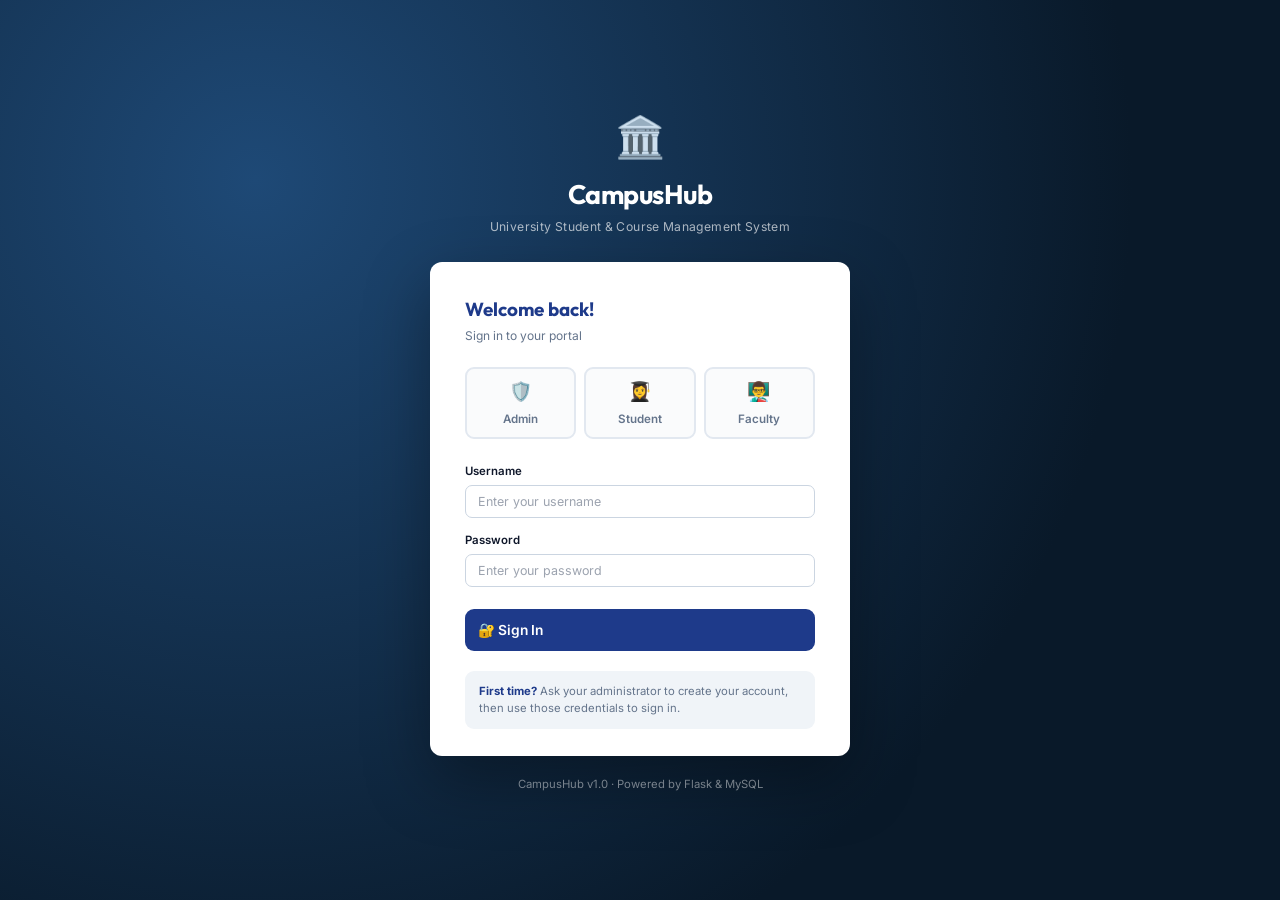
<file: templates/login.html>
<!DOCTYPE html>
<html lang="en">
<head>
  <meta charset="UTF-8" />
  <meta name="viewport" content="width=device-width, initial-scale=1.0" />
  <title>CampusHub — Login</title>
  <link rel="stylesheet" href="/static/style.css" />
  <style>
    body { display:flex; align-items:center; justify-content:center; min-height:100vh; background:radial-gradient(circle at 20% 20%, #1e4976 0%, #091929 70%); }

    .login-wrap { width:420px; max-width:96vw; }

    .login-logo { text-align:center; margin-bottom:26px; }
    .login-logo .logo-icon { font-size:2.8rem; }
    .login-logo h1 { font-family:var(--font-serif); color:#fff; font-size:1.85rem; font-weight:700; margin:6px 0 4px; letter-spacing:-0.02em; }
    .login-logo p  { color:rgba(255,255,255,.65); font-size:.84rem; letter-spacing:0.03em; }

    .login-card {
      background:#fff;
      border-radius:12px;
      padding:32px 34px 26px;
      border:1px solid rgba(255,255,255,.12);
      box-shadow:0 24px 64px rgba(0,0,0,.35);
    }

    .login-card h2 { font-family:var(--font-serif); font-size:1.3rem; font-weight:700; color:var(--primary); margin-bottom:4px; }
    .login-card p.subtitle { font-size:.83rem; color:var(--text-muted); margin-bottom:22px; }

    .role-pills {
      display:flex;
      gap:8px;
      margin-bottom:24px;
    }
    .role-pill {
      flex:1;
      padding:9px 4px;
      border-radius:9px;
      border:2px solid var(--border);
      background:#fafbfc;
      cursor:pointer;
      text-align:center;
      font-size:.8rem;
      font-weight:600;
      color:var(--text-muted);
      transition:all .2s;
    }
    .role-pill:hover { border-color:var(--primary); color:var(--primary); }
    .role-pill.selected { border-color:var(--primary); background:var(--primary); color:#fff; }
    .role-pill .pill-icon { font-size:1.3rem; display:block; margin-bottom:4px; }

    #login-error {
      display:none;
      background:#fff0f0;
      border:1px solid #ffcdd2;
      border-radius:8px;
      padding:10px 14px;
      font-size:.85rem;
      color:#c62828;
      margin-bottom:16px;
    }

    .btn-login {
      width:100%;
      padding:12px;
      font-size:.95rem;
      border-radius:9px;
      margin-top:8px;
    }

    .login-footer { text-align:center; margin-top:20px; font-size:.78rem; color:rgba(255,255,255,.45); }

    .demo-hint {
      margin-top:20px;
      padding:12px 14px;
      background:#f0f4f8;
      border-radius:9px;
      font-size:.78rem;
      color:var(--text-muted);
    }
    .demo-hint strong { color:var(--primary); }
  </style>
</head>
<body>
<div id="toast-container"></div>

<div class="login-wrap">
  <div class="login-logo">
    <div class="logo-icon">🏛️</div>
    <h1>CampusHub</h1>
    <p>University Student &amp; Course Management System</p>
  </div>

  <div class="login-card">
    <h2>Welcome back!</h2>
    <p class="subtitle">Sign in to your portal</p>

    <div class="role-pills">
      <div class="role-pill" data-role="admin">
        <span class="pill-icon">🛡️</span>Admin
      </div>
      <div class="role-pill" data-role="student">
        <span class="pill-icon">👩‍🎓</span>Student
      </div>
      <div class="role-pill" data-role="faculty">
        <span class="pill-icon">👨‍🏫</span>Faculty
      </div>
    </div>

    <div id="login-error"></div>

    <form id="login-form">
      <div class="form-group">
        <label class="form-label">Username</label>
        <input type="text" id="l-username" class="form-control" placeholder="Enter your username" autocomplete="username" required />
      </div>
      <div class="form-group">
        <label class="form-label">Password</label>
        <input type="password" id="l-password" class="form-control" placeholder="Enter your password" autocomplete="current-password" required />
      </div>
      <button type="submit" class="btn btn-primary btn-login" id="btn-login">🔐 Sign In</button>
    </form>

    <div class="demo-hint">
      <strong>First time?</strong> Ask your administrator to create your account, then use those credentials to sign in.
    </div>
  </div>

  <div class="login-footer">CampusHub v1.0 · Powered by Flask &amp; MySQL</div>
</div>

<script>
  // Role pill selection (visual only — the server validates role from the DB)
  document.querySelectorAll('.role-pill').forEach(p =>
    p.addEventListener('click', () => {
      document.querySelectorAll('.role-pill').forEach(x => x.classList.remove('selected'));
      p.classList.add('selected');
      document.getElementById('l-username').placeholder = `${p.dataset.role} username`;
    })
  );

  const errBox = document.getElementById('login-error');

  document.getElementById('login-form').addEventListener('submit', async e => {
    e.preventDefault();
    errBox.style.display = 'none';
    const btn = document.getElementById('btn-login');
    btn.disabled = true;
    btn.textContent = 'Signing in…';

    const username = document.getElementById('l-username').value.trim();
    const password = document.getElementById('l-password').value.trim();

    try {
      const res  = await fetch('/login', {
        method: 'POST',
        headers: { 'Content-Type': 'application/json' },
        body: JSON.stringify({ username, password }),
      });
      const json = await res.json();

      if (json.success) {
        window.location.href = json.data.redirect;
      } else {
        errBox.textContent  = json.message;
        errBox.style.display = 'block';
        btn.disabled = false;
        btn.textContent = '🔐 Sign In';
      }
    } catch (_) {
      errBox.textContent  = 'Connection error. Is the server running?';
      errBox.style.display = 'block';
      btn.disabled = false;
      btn.textContent = '🔐 Sign In';
    }
  });
</script>
</body>
</html>
</file>
<file: static/style.css>
/* =========================================================
   CampusHub — Professional Enterprise Academic Design System
   Typography: Inter (UI & Data) + Outfit (Headings & Metrics)
   ========================================================= */

@import url('https://fonts.googleapis.com/css2?family=Inter:wght@400;500;600;700&family=JetBrains+Mono:wght@500;600&family=Outfit:wght@600;700&display=swap');

/* ── Reset & base ─────────────────────────────────────── */
*, *::before, *::after { box-sizing: border-box; margin: 0; padding: 0; }

:root {
  --primary:    #1e3a8a;   /* Professional corporate navy-blue */
  --primary-dk: #0f172a;   /* Slate 900 */
  --primary-lt: #2563eb;   /* Royal blue */
  --accent:     #0284c7;   /* Clean sky/cyan accent */
  --accent-lt:  #f0f9ff;
  --success:    #15803d;
  --danger:     #dc2626;
  --warning:    #d97706;
  --info:       #0369a1;
  --bg:         #f8fafc;   /* Clean modern slate-50 */
  --card:       #ffffff;
  --surface-2:  #f8fafc;
  --border:     #e2e8f0;
  --border-st:  #cbd5e1;
  --text:       #0f172a;
  --text-muted: #64748b;
  --sidebar-w:  248px;
  --radius:     10px;
  --shadow:     0 1px 3px rgba(15, 23, 42, .06), 0 4px 12px rgba(15, 23, 42, .04);
  --transition: .16s ease;
  --font-sans:  'Inter', -apple-system, BlinkMacSystemFont, sans-serif;
  --font-serif: 'Outfit', 'Inter', -apple-system, BlinkMacSystemFont, sans-serif;
  --font-mono:  'JetBrains Mono', monospace;
}

html, body {
  height: 100%;
  font-family: var(--font-sans);
  font-size: 14.5px;
  line-height: 1.5;
  color: var(--text);
  background: var(--bg);
  -webkit-font-smoothing: antialiased;
}

a { text-decoration: none; color: inherit; }

code, .mono {
  font-family: var(--font-mono);
  font-size: 0.84em;
}

/* ── Layout ───────────────────────────────────────────── */
.app-wrapper { display: flex; height: 100vh; overflow: hidden; }

/* Sidebar */
.sidebar {
  width: var(--sidebar-w);
  background: var(--primary-dk);
  background-image: radial-gradient(circle at 0% 0%, rgba(30, 73, 118, 0.45) 0%, transparent 65%);
  display: flex;
  flex-direction: column;
  flex-shrink: 0;
  overflow-y: auto;
  z-index: 100;
  border-right: 1px solid rgba(255,255,255,.08);
}

.sidebar-logo {
  padding: 22px 22px 18px;
  border-bottom: 1px solid rgba(255,255,255,.08);
}
.sidebar-logo h1 {
  font-family: var(--font-serif);
  font-size: 1.35rem;
  font-weight: 700;
  color: #fff;
  letter-spacing: -0.02em;
  display: flex;
  align-items: center;
  gap: 8px;
}
.sidebar-logo p {
  font-size: .73rem;
  color: rgba(255,255,255,.5);
  margin-top: 3px;
  letter-spacing: 0.04em;
  text-transform: uppercase;
  font-weight: 600;
}

.sidebar nav { flex: 1; padding: 10px 10px; }

.nav-section-label {
  font-size: .64rem;
  font-weight: 700;
  letter-spacing: 1.4px;
  text-transform: uppercase;
  color: rgba(255,255,255,.36);
  padding: 16px 12px 6px;
}

.nav-item {
  display: flex;
  align-items: center;
  gap: 11px;
  padding: 9px 12px;
  margin-bottom: 2px;
  border-radius: 7px;
  color: rgba(255,255,255,.72);
  cursor: pointer;
  transition: all var(--transition);
  font-size: .88rem;
  font-weight: 500;
}
.nav-item:hover {
  background: rgba(255,255,255,.07);
  color: #fff;
}
.nav-item.active {
  background: rgba(255,255,255,.13);
  color: #fff;
  font-weight: 600;
  box-shadow: inset 3px 0 0 var(--accent);
}
.nav-item .icon { font-size: 1rem; width: 20px; text-align: center; opacity: 0.9; }

.sidebar-footer {
  padding: 14px 20px;
  font-size: .74rem;
  color: rgba(255,255,255,.45);
  border-top: 1px solid rgba(255,255,255,.08);
  background: rgba(0,0,0,.15);
}

/* Main content area */
.main-content {
  flex: 1;
  display: flex;
  flex-direction: column;
  overflow: hidden;
}

.topbar {
  background: var(--card);
  border-bottom: 1px solid var(--border);
  padding: 0 28px;
  height: 56px;
  display: flex;
  align-items: center;
  justify-content: space-between;
  flex-shrink: 0;
}
.topbar h2 {
  font-family: var(--font-serif);
  font-size: 1.2rem;
  font-weight: 700;
  color: var(--primary);
  letter-spacing: -0.01em;
}
.topbar-right { display: flex; align-items: center; gap: 12px; }

.content-area {
  flex: 1;
  overflow-y: auto;
  padding: 22px 28px 32px;
}

/* ── Cards ────────────────────────────────────────────── */
.card {
  background: var(--card);
  border-radius: var(--radius);
  box-shadow: var(--shadow);
  border: 1px solid var(--border);
  overflow: hidden;
}

.card-header {
  padding: 13px 20px;
  border-bottom: 1px solid var(--border);
  display: flex;
  align-items: center;
  justify-content: space-between;
  background: var(--surface-2);
}
.card-header h3 {
  font-family: var(--font-serif);
  font-size: .98rem;
  font-weight: 600;
  color: var(--primary);
  letter-spacing: -0.01em;
}
.card-header .card-subtitle {
  font-size: .75rem;
  color: var(--text-muted);
  font-weight: 500;
}

.card-body { padding: 18px 20px; }

/* ── Stat cards (dashboard) ───────────────────────────── */
.stats-grid {
  display: grid;
  grid-template-columns: repeat(auto-fit, minmax(175px, 1fr));
  gap: 14px;
  margin-bottom: 20px;
}

.stat-card {
  background: var(--card);
  border-radius: var(--radius);
  padding: 16px 18px;
  box-shadow: var(--shadow);
  border: 1px solid var(--border);
  border-top: 3px solid var(--primary);
  display: flex;
  align-items: flex-start;
  justify-content: space-between;
  gap: 12px;
  transition: transform var(--transition), box-shadow var(--transition);
}
.stat-card:hover {
  transform: translateY(-2px);
  box-shadow: 0 6px 18px rgba(15, 41, 66, .08);
}
.stat-card:nth-child(2) { border-top-color: var(--success); }
.stat-card:nth-child(3) { border-top-color: var(--accent); }
.stat-card:nth-child(4) { border-top-color: #6d28d9; }
.stat-card:nth-child(5) { border-top-color: var(--info); }

.stat-icon {
  width: 40px;
  height: 40px;
  border-radius: 9px;
  display: flex;
  align-items: center;
  justify-content: center;
  font-size: 1.15rem;
  flex-shrink: 0;
  order: 2;
}
.stat-icon.blue   { background: #e8f0fe; color: #1e40af; }
.stat-icon.green  { background: #dcfce7; color: #166534; }
.stat-icon.orange { background: #fef3c7; color: #b45309; }
.stat-icon.purple { background: #f3e8ff; color: #6b21a8; }

.stat-info { order: 1; }
.stat-info .label {
  font-size: .72rem;
  color: var(--text-muted);
  font-weight: 700;
  text-transform: uppercase;
  letter-spacing: 0.05em;
  margin-bottom: 4px;
}
.stat-info .value {
  font-family: var(--font-serif);
  font-size: 1.75rem;
  font-weight: 700;
  color: var(--text);
  line-height: 1.1;
  font-variant-numeric: tabular-nums;
}
.stat-info .subtext {
  font-size: .72rem;
  color: var(--text-muted);
  margin-top: 4px;
}

/* ── Dashboard Bento Grid ────────────────────────────── */
.dashboard-bento {
  display: grid;
  grid-template-columns: 1.25fr 1fr;
  gap: 18px;
  margin-top: 18px;
}
@media (max-width: 1024px) {
  .dashboard-bento { grid-template-columns: 1fr; }
}

.progress-track {
  width: 100%;
  height: 7px;
  background: #ebe9e2;
  border-radius: 99px;
  overflow: hidden;
}
.progress-fill {
  height: 100%;
  border-radius: 99px;
  transition: width .4s ease;
}

/* ── Buttons ─────────────────────────────────────────── */
.btn {
  display: inline-flex;
  align-items: center;
  gap: 6px;
  padding: 7px 14px;
  border-radius: 7px;
  border: 1px solid transparent;
  cursor: pointer;
  font-family: var(--font-sans);
  font-size: .82rem;
  font-weight: 600;
  transition: all var(--transition);
  white-space: nowrap;
}
.btn:disabled { opacity: .5; cursor: not-allowed; }

.btn-primary   { background: var(--primary); color: #fff; }
.btn-primary:hover   { background: var(--primary-lt); }
.btn-accent    { background: var(--accent); color: #fff; }
.btn-accent:hover    { background: #a86810; }
.btn-success   { background: var(--success); color: #fff; }
.btn-success:hover   { background: #145332; }
.btn-danger    { background: #fef2f2; color: var(--danger); border-color: #fecaca; }
.btn-danger:hover    { background: var(--danger); color: #fff; }
.btn-outline   { background: #fff; color: var(--text); border-color: var(--border-st); }
.btn-outline:hover   { background: var(--surface-2); border-color: var(--primary); color: var(--primary); }
.btn-sm { padding: 4px 10px; font-size: .76rem; }
.btn-icon { padding: 5px 8px; }

/* ── Forms ────────────────────────────────────────────── */
.form-group { margin-bottom: 14px; }
.form-label { display: block; font-size: .79rem; font-weight: 600; color: var(--text); margin-bottom: 5px; }
.form-label .required { color: var(--danger); }

.form-control, .form-select {
  width: 100%;
  padding: 8px 12px;
  border: 1px solid var(--border-st);
  border-radius: 7px;
  font-family: var(--font-sans);
  font-size: .86rem;
  color: var(--text);
  background: #fff;
  transition: border-color var(--transition), box-shadow var(--transition);
  outline: none;
}
.form-control:focus, .form-select:focus {
  border-color: var(--primary);
  box-shadow: 0 0 0 3px rgba(15, 41, 66, .1);
}
.form-control::placeholder { color: #9ca3af; }
textarea.form-control { resize: vertical; min-height: 80px; }

.form-grid { display: grid; grid-template-columns: 1fr 1fr; gap: 0 14px; }
.form-grid .full { grid-column: 1 / -1; }

.form-row { display: flex; gap: 12px; align-items: flex-end; flex-wrap: wrap; }
.form-row .form-group { flex: 1; min-width: 150px; margin-bottom: 0; }

/* ── Tables ───────────────────────────────────────────── */
.table-wrapper { overflow-x: auto; }

table {
  width: 100%;
  border-collapse: collapse;
  font-size: .84rem;
  font-variant-numeric: tabular-nums;
}

thead tr { background: var(--surface-2); }
thead th {
  padding: 10px 14px;
  text-align: left;
  font-size: .71rem;
  font-weight: 700;
  letter-spacing: .06em;
  text-transform: uppercase;
  color: var(--text-muted);
  border-bottom: 1px solid var(--border);
  white-space: nowrap;
}
tbody tr { border-bottom: 1px solid #efeee8; transition: background var(--transition); }
tbody tr:last-child { border-bottom: none; }
tbody tr:hover { background: #faf9f5; }
td { padding: 10px 14px; vertical-align: middle; color: var(--text); }

.actions-cell { display: flex; gap: 6px; align-items: center; }

/* ── Badges / pills ──────────────────────────────────── */
.badge {
  display: inline-flex;
  align-items: center;
  gap: 4px;
  padding: 2px 9px;
  border-radius: 6px;
  font-size: .72rem;
  font-weight: 600;
  letter-spacing: .01em;
}
.badge-success   { background: #e6f4ea; color: #135d35; border: 1px solid #b7e1c4; }
.badge-warning   { background: #fef3c7; color: #92400e; border: 1px solid #fde68a; }
.badge-info      { background: #e0f2fe; color: #075985; border: 1px solid #bae6fd; }
.badge-danger    { background: #fee2e2; color: #991b1b; border: 1px solid #fecaca; }
.badge-secondary, .badge-gray { background: #f1f0ec; color: #57534e; border: 1px solid #e2e0d8; }

/* ── Search bar ──────────────────────────────────────── */
.search-bar {
  display: flex;
  gap: 8px;
  align-items: center;
}
.search-bar input {
  width: 240px;
  padding: 7px 12px;
  border: 1px solid var(--border-st);
  border-radius: 7px;
  font-family: var(--font-sans);
  font-size: .84rem;
  outline: none;
  background: #fff;
  transition: border-color var(--transition);
}
.search-bar input:focus { border-color: var(--primary); }

/* ── Modal ───────────────────────────────────────────── */
.modal-overlay {
  display: none;
  position: fixed;
  inset: 0;
  background: rgba(9, 25, 41, .55);
  backdrop-filter: blur(2px);
  z-index: 1000;
  align-items: center;
  justify-content: center;
}
.modal-overlay.open { display: flex; }

.modal {
  background: var(--card);
  border-radius: 12px;
  width: 520px;
  max-width: 95vw;
  max-height: 90vh;
  overflow-y: auto;
  border: 1px solid var(--border);
  box-shadow: 0 24px 64px rgba(9, 25, 41, .28);
  animation: slideUp .18s ease;
}
@keyframes slideUp {
  from { transform: translateY(16px); opacity: 0; }
  to   { transform: translateY(0);    opacity: 1; }
}

.modal-header {
  padding: 16px 22px;
  border-bottom: 1px solid var(--border);
  display: flex;
  align-items: center;
  justify-content: space-between;
  background: var(--surface-2);
  border-radius: 12px 12px 0 0;
}
.modal-header h3 {
  font-family: var(--font-serif);
  font-size: 1.05rem;
  font-weight: 700;
  color: var(--primary);
}
.modal-close {
  background: none;
  border: none;
  font-size: 1.3rem;
  cursor: pointer;
  color: var(--text-muted);
  padding: 2px 6px;
  border-radius: 5px;
  line-height: 1;
}
.modal-close:hover { background: #e5e7eb; }

.modal-body { padding: 20px 22px; }
.modal-footer {
  padding: 13px 22px;
  border-top: 1px solid var(--border);
  display: flex;
  justify-content: flex-end;
  gap: 10px;
  background: var(--surface-2);
  border-radius: 0 0 12px 12px;
}

/* ── Toast notifications ─────────────────────────────── */
#toast-container {
  position: fixed;
  top: 18px;
  right: 18px;
  z-index: 9999;
  display: flex;
  flex-direction: column;
  gap: 10px;
  max-width: 360px;
}

.toast {
  padding: 12px 16px;
  border-radius: 8px;
  box-shadow: 0 8px 24px rgba(0,0,0,.14);
  font-size: .84rem;
  font-weight: 500;
  display: flex;
  align-items: center;
  gap: 10px;
  animation: fadeSlide .22s ease;
  border-left: 4px solid;
  background: #fff;
}
@keyframes fadeSlide {
  from { transform: translateX(24px); opacity: 0; }
  to   { transform: translateX(0);    opacity: 1; }
}
.toast.success, .toast-success { background: #f0fdf4; border-color: #16a34a; color: #14532d; }
.toast.error, .toast-error     { background: #fef2f2; border-color: #dc2626; color: #7f1d1d; }
.toast.info, .toast-info       { background: #f0f9ff; border-color: #0284c7; color: #0c4a6e; }
.toast-icon { font-size: 1rem; }
.toast-msg { flex: 1; }
.toast-dismiss { background: none; border: none; cursor: pointer; font-size: 1rem; opacity: .5; }
.toast-dismiss:hover { opacity: 1; }

/* ── Page sections ───────────────────────────────────── */
.section { display: none; }
.section.active { display: block; }

.section-header {
  display: flex;
  align-items: center;
  justify-content: space-between;
  margin-bottom: 18px;
  flex-wrap: wrap;
  gap: 12px;
}
.section-header h2 {
  font-family: var(--font-serif);
  font-size: 1.35rem;
  font-weight: 700;
  color: var(--primary);
  letter-spacing: -0.02em;
}

/* ── Dashboard Hero Banner ───────────────────────────── */
.welcome-banner {
  background: linear-gradient(125deg, var(--primary-dk) 0%, var(--primary) 65%, var(--primary-lt) 100%);
  border-radius: var(--radius);
  padding: 20px 24px;
  color: #fff;
  margin-bottom: 18px;
  display: flex;
  align-items: center;
  justify-content: space-between;
  flex-wrap: wrap;
  gap: 16px;
  border: 1px solid rgba(255,255,255,.1);
}
.welcome-banner h2 {
  font-family: var(--font-serif);
  font-size: 1.4rem;
  font-weight: 700;
  letter-spacing: -0.01em;
  margin-bottom: 3px;
}
.welcome-banner p  { font-size: .83rem; color: rgba(255,255,255,.76); }
.welcome-actions {
  display: flex;
  gap: 8px;
  flex-wrap: wrap;
}
.welcome-actions .btn-hero {
  background: rgba(255,255,255,.12);
  color: #fff;
  border: 1px solid rgba(255,255,255,.22);
  padding: 6px 12px;
  font-size: .78rem;
}
.welcome-actions .btn-hero:hover {
  background: #fff;
  color: var(--primary-dk);
}

/* ── Reports ─────────────────────────────────────────── */
.report-tabs {
  display: flex;
  gap: 8px;
  margin-bottom: 16px;
  flex-wrap: wrap;
}
.report-tab {
  padding: 7px 14px;
  border-radius: 7px;
  border: 1px solid var(--border-st);
  background: #fff;
  cursor: pointer;
  font-family: var(--font-sans);
  font-size: .8rem;
  font-weight: 600;
  color: var(--text-muted);
  transition: all var(--transition);
}
.report-tab:hover { border-color: var(--primary); color: var(--primary); }
.report-tab.active {
  background: var(--primary);
  border-color: var(--primary);
  color: #fff;
}

/* ── Score pill ──────────────────────────────────────── */
.score-pill {
  display: inline-block;
  padding: 2px 9px;
  border-radius: 6px;
  font-family: var(--font-mono);
  font-weight: 600;
  font-size: .77rem;
}
.score-a { background: #dcfce7; color: #166534; }
.score-b { background: #e0f2fe; color: #075985; }
.score-c { background: #fef3c7; color: #92400e; }
.score-f { background: #fee2e2; color: #991b1b; }

/* ── Empty / Loading states ──────────────────────────── */
.empty-state, .empty-row {
  text-align: center;
  padding: 32px 16px !important;
  color: var(--text-muted);
  font-size: .86rem;
}
.empty-state .emoji { font-size: 2rem; margin-bottom: 6px; }

.loading-row { text-align: center; padding: 28px !important; }
.spinner {
  width: 22px;
  height: 22px;
  border: 2.5px solid var(--border);
  border-top-color: var(--primary);
  border-radius: 50%;
  animation: spin .7s linear infinite;
  margin: 0 auto;
}
@keyframes spin { to { transform: rotate(360deg); } }

/* ── Responsive ──────────────────────────────────────── */
@media (max-width: 768px) {
  .sidebar { width: 64px; }
  .sidebar-logo h1, .sidebar-logo p, .nav-section-label, .nav-item span:not(.icon), .sidebar-footer { display: none; }
  .nav-item { justify-content: center; padding: 12px; }
  .form-grid { grid-template-columns: 1fr; }
  .content-area { padding: 16px; }
}
</file>
